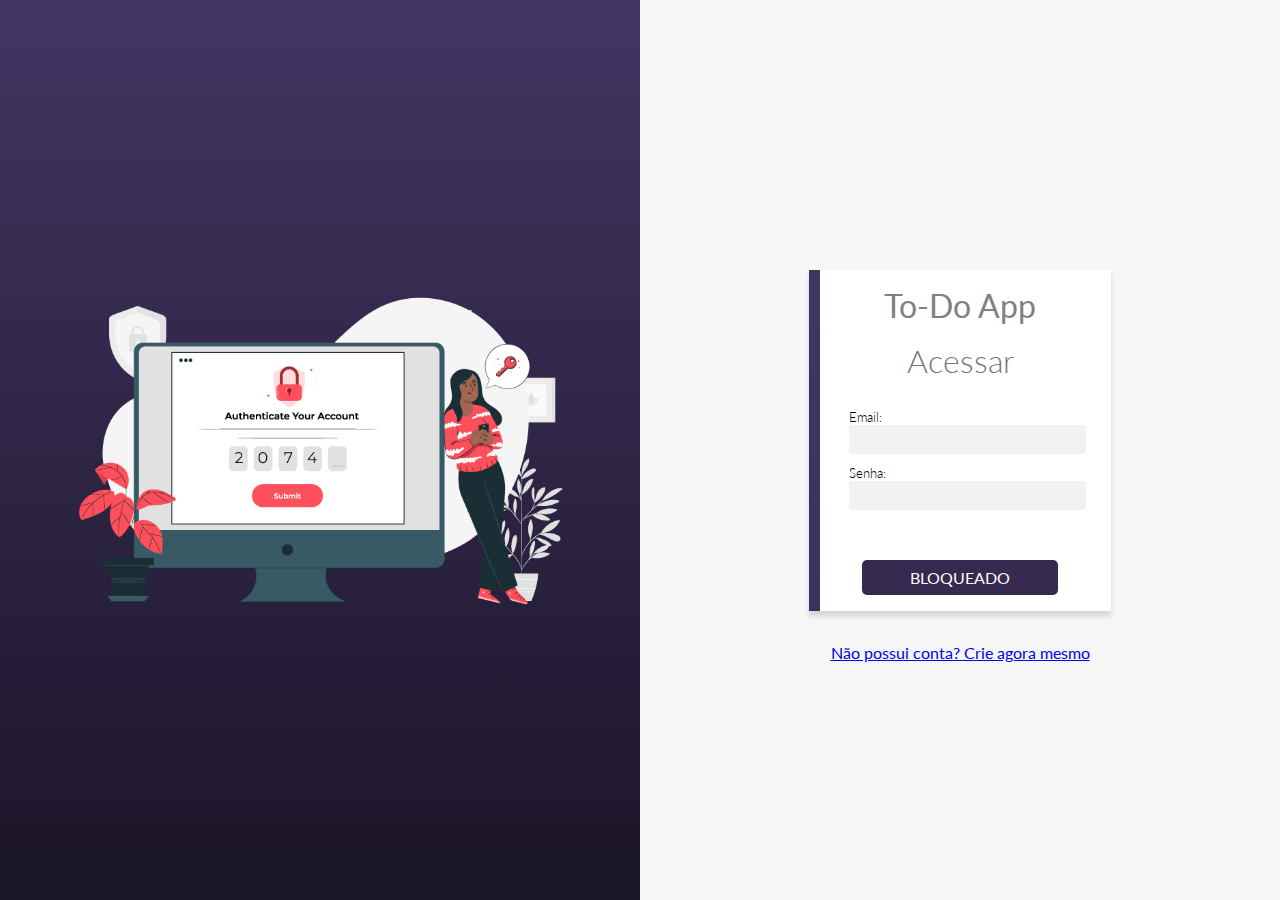
<file: index.html>
<!DOCTYPE html>
<html lang="pt-BR">

<head>
  <meta charset="UTF-8">
  <meta http-equiv="X-UA-Compatible" content="IE=edge">
  <meta name="viewport" content="width=device-width, initial-scale=1.0">
  <title>To-Do App</title>

  <!-- ---------------- estilos compartilhados entre login e signup ---------------- -->
  <link rel="stylesheet" href="styles/acesso.css">
  <link rel="stylesheet" href="styles/spinner.css">

  <!-- ---------------------- lógica aplicada no login ----------------------- -->
</head>

<body>
  <div class="left">
    <img src="./assets/pessoa-login.png" alt="">
  </div>

  <div class="right">
    <form>
      <div class="form-header">
        <p>To-Do App</p>
      </div>
      <h1>Acessar</h1>


      <label>
        Email:
        <input id="inputEmail" type="text">
        <small id="emailValidacao"></small>
      </label>
      <label>
        Senha:
        <input id="inputPassword" type="password">
        <small id="senhaValidacao"></small>
      </label>

      <br>
      <small id="loginValidacao"></small>

      <button id="botaoSalvar" type="submit">Acessar</button>

    </form>
    <div class="ingressar">
      <a href="signup.html">Não possui conta? Crie agora mesmo</a>
    </div>
  </div>

  <script src="scripts/validacoes/utils.js"></script>
  <script src="scripts/login/index.js"></script>
  <script src="scripts/animations/spinner.js"></script>



</body>

</html>
</file>
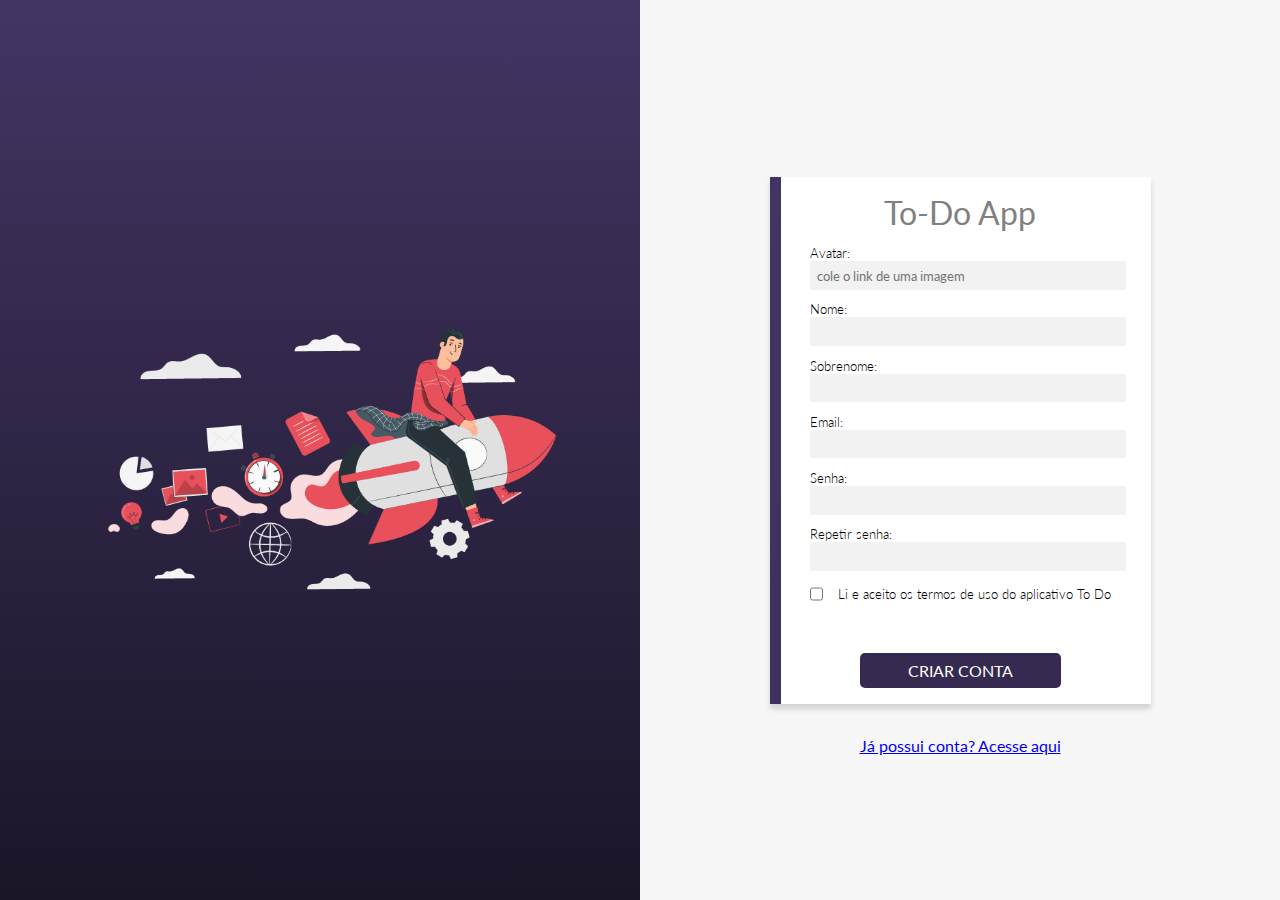
<file: signup.html>
<!DOCTYPE html>
<html lang="pt-BR">

<head>
  <meta charset="UTF-8">
  <meta http-equiv="X-UA-Compatible" content="IE=edge">
  <meta name="viewport" content="width=device-width, initial-scale=1.0">
  <title>To-Do App</title>

  <!-- ---------------- estilos compartilhados entre login e signup ---------------- -->
  <link rel="stylesheet" href="styles/acesso.css">
  <link rel="stylesheet" href="styles/spinner.css">

</head>

<body>

  <div class="left">
    <img src="assets/pessoa-signup.png" alt="">
  </div>
  <div class="right">
    <form>
      <div class="form-header">
        <p>To-Do App</p>
      </div>

      <label>
        Avatar:
        <input id="avatar" type="text" placeholder="cole o link de uma imagem">
      </label>
      <label>
        Nome:
        <input id="nome" type="text">
        <small id="nomeValidacao"></small>
      </label>
      <label>
        Sobrenome:
        <input id="sobrenome" type="text">
        <small id="sobrenomeValidacao"></small>
      </label>
      <label>
        Email:
        <input id="email" type="text">
        <small id="emailValidacao"></small>
      </label>
      <label>
        Senha:
        <input id="senha" type="password">
        <small id="senhaValidacao"></small>
      </label>
      <label>
        Repetir senha:
        <input id="repeteSenha" type="password">
        <small id="repeteSenhaValidacao"></small>
      </label>

      <div id="termos">
        <input id="checkbox" class="form-check-input" type="checkbox" value="1">
        <label class="form-check-label" for="checkbox"> Li e aceito os termos de uso do aplicativo To Do
          <br><small id="termosValidacao"></small>
        </label>

      </div>
      <br>

      <small id="signupValidacao"></small>

      <button id="botaoSignup" type="submit">Criar conta</button>

    </form>
    <div class="ingressar">
      <a href="index.html">Já possui conta? Acesse aqui</a>
    </div>
  </div>

  <script src="scripts/validacoes/utils.js"></script>
  <script src="scripts/signup/signup.js"></script>
  <script src="scripts/animations/spinner.js"></script>
</body>

</html>
</file>
<file: styles/acesso.css>
@import url("./common.css");

:root {
  --dark-color: #3f315e;
  --darker-color: #1b1528;
}

body {
  display: flex;
}

h1 {
  color: rgb(116, 116, 116);
  font-weight: 300;
  margin: 0.5em 0;
}

form {
  position: relative;
  max-width: 26em;
  background-color: white;
  display: flex;
  align-items: center;
  flex-direction: column;
  margin: 2em auto;
  box-shadow: 0 5px 5px lightgrey;
  padding: 1em 2.5em;
  box-sizing: border-box;
}

form:after {
  position: absolute;
  content: "";
  width: 0.7em;
  height: 100%;
  top: 0;
  left: 0;
  background: linear-gradient(var(--primary), var(--dark-color));
}

input {
  width: 100%;
  padding: 0.4em 0.5em;
  background-color: var(--app-grey);
  border: 1px solid var(--app-grey);
  border-radius: 0.2em;
}

input:focus {
  outline: none;
  border: 1px solid lightgrey;
}

label {
  width: 100%;
  font-weight: 300;
  margin-bottom: -0.1em;
  margin-top: 1em;
  font-size: 0.8em;
}

button {
  padding: 0.5em 3em;
  background-color: #362a50;
  color: white;
  margin-top: 2em;
  font-weight: 400;
  font-size: 1em;
  text-transform: uppercase;
  border-radius: 5px;
}

button:hover {
  background-color: var(--primary);
}

.form-header {
  color: grey;
  font-size: 2em;
}
.ingressar {
  text-align: center;
}
.left {
  width: 50%;
  background: linear-gradient(var(--primary), var(--darker-color));
  text-align: center;
  display: flex;
  align-items: center;
  justify-content: center;
}
.left img {
  width: 80%;
}
.right {
  width: 50%;
  display: flex;
  flex-direction: column;
  align-items: center;
  justify-content: center;
}

#termos {
  display: flex;
  margin-top: 1em;
}

#termos label {
  margin: 0;
}

#termos #checkbox {
  width: fit-content;
  margin-right: 15px;
}
</file>
<file: styles/spinner.css>
.loader {
  background-color: rgb(199, 166, 230);
  border: 16px solid purple;
  border-top: 16px solid pink;
  border-radius: 50%;
  width: 100px;
  height: 100px;
  animation: spin 2.5s linear infinite;

  position: absolute;
  top: 0;
  bottom: 0;
  left: 0;
  right: 0;
  margin: auto;
}

@keyframes spin {
  0% {
    transform: rotate(0deg);
  }
  100% {
    transform: rotate(360deg);
  }
}

.hidden {
  display: none;
}
</file>
